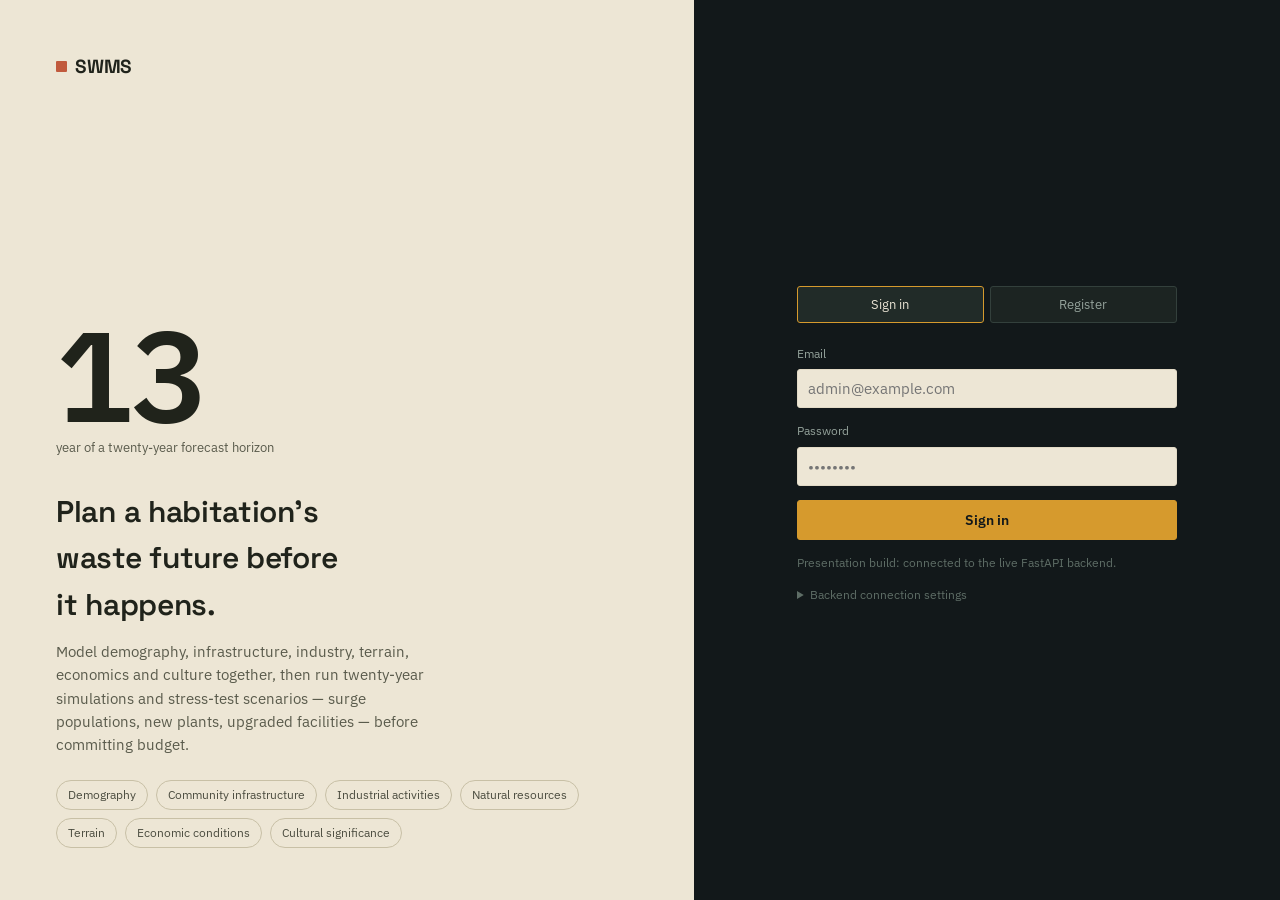
<file: SWMS-frontend/index.html>
<!doctype html>
<html lang="en">
<head>
<meta charset="UTF-8">
<meta name="viewport" content="width=device-width, initial-scale=1">
<title>SWMS — Smart Waste Management Simulator</title>
<link rel="icon" href="assets/favicon.svg" type="image/svg+xml">
<link rel="stylesheet" href="css/style.css">
<style>
  body{display:flex; min-height:100vh;}
  .auth-shell{display:flex; width:100%; min-height:100vh;}
  .auth-hero{
    flex:1.15; background:var(--paper); color:#20231B;
    padding:52px 56px; display:flex; flex-direction:column; justify-content:space-between;
    position:relative; overflow:hidden;
  }
  .auth-hero .brand{margin-bottom:auto;}
  .auth-hero .brand-name{color:#20231B; font-size:19px;}
  .auth-hero .brand-mark{background:var(--rust);}
  .ticker-block{margin:34px 0 30px;}
  .ticker{
    font-family:var(--font-mono); font-weight:600;
    font-size:clamp(64px,11vw,128px);
    line-height:.95; letter-spacing:-0.02em; color:#20231B;
  }
  .ticker-label{font-size:13px; color:#5A5B4C; margin-top:6px;}
  .auth-hero h1{font-size:clamp(22px,2.6vw,30px); max-width:16ch; color:#20231B;}
  .auth-hero p{color:#5A5B4C; max-width:44ch;}
  .cat-chips{display:flex; flex-wrap:wrap; gap:8px; margin-top:24px;}
  .cat-chips span{
    border:1px solid #C8C0A6; border-radius:20px; padding:5px 11px;
    font-size:11.5px; color:#4C4D40;
  }
  .auth-form-side{
    flex:1; display:flex; align-items:center; justify-content:center; padding:40px;
    background:var(--ink-950);
  }
  .auth-card{width:100%; max-width:380px;}
  .auth-tabs{display:flex; gap:6px; margin-bottom:22px;}
  .auth-tabs button{
    flex:1; padding:9px; border-radius:var(--radius); border:1px solid var(--line);
    background:var(--panel); color:var(--ash); cursor:pointer; font-size:13px;
  }
  .auth-tabs button.active{background:var(--panel-raised); color:var(--bone); border-color:var(--amber);}
  .auth-panel{display:none;}
  .auth-panel.active{display:block;}
  .adv{margin-top:6px;}
  .adv summary{color:var(--ash-dim); font-size:12px; cursor:pointer; margin-bottom:10px;}
  .divider{display:flex; align-items:center; gap:10px; margin:20px 0; color:var(--ash-dim); font-size:11.5px;}
  .divider::before,.divider::after{content:''; flex:1; height:1px; background:var(--line-soft);}
  @media (max-width:860px){
    .auth-shell{flex-direction:column;}
    .auth-hero{padding:36px 28px;}
  }
</style>
</head>
<body>

<div class="auth-shell">
  <section class="auth-hero">
    <div class="brand">
      <span class="brand-mark"></span>
      <span class="brand-name">SWMS</span>
    </div>

    <div class="ticker-block">
      <div class="ticker" id="ticker">01</div>
      <div class="ticker-label">year of a twenty-year forecast horizon</div>
    </div>

    <div>
      <h1>Plan a habitation's waste future before it happens.</h1>
      <p>Model demography, infrastructure, industry, terrain, economics and culture together, then run twenty-year simulations and stress-test scenarios — surge populations, new plants, upgraded facilities — before committing budget.</p>
      <div class="cat-chips" id="cat-chips"></div>
    </div>
  </section>

  <section class="auth-form-side">
    <div class="auth-card">
      <div class="auth-tabs">
        <button id="tab-login" class="active" type="button">Sign in</button>
        <button id="tab-register" type="button">Register</button>
      </div>

      <div class="auth-panel active" id="panel-login">
        <form id="form-login">
          <label for="li-email">Email</label>
          <input type="email" id="li-email" placeholder="admin@example.com" required>
          <label for="li-password">Password</label>
          <input type="password" id="li-password" placeholder="••••••••" required>
          <button class="btn btn-primary" style="width:100%; justify-content:center;" type="submit">Sign in</button>
        </form>
      </div>

      <div class="auth-panel" id="panel-register">
        <form id="form-register">
          <label for="re-email">Email</label>
          <input type="email" id="re-email" placeholder="admin@example.com" required>
          <label for="re-password">Password</label>
          <input type="password" id="re-password" placeholder="At least 8 characters" required minlength="8">
          <label for="re-role">Role</label>
          <select id="re-role">
            <option value="MUNICIPAL_ADMIN">Municipal admin</option>
            <option value="PLANNER">Planner</option>
            <option value="ENV_AUTHORITY">Environmental authority</option>
            <option value="RESEARCHER">Researcher</option>
          </select>
          <button class="btn btn-primary" style="width:100%; justify-content:center;" type="submit">Create account</button>
        </form>
      </div>

      <p class="helper" style="margin-top:14px;">Presentation build: connected to the live FastAPI backend.</p>

      <details class="adv">
        <summary>Backend connection settings</summary>
        <label for="api-base">API base URL</label>
        <input type="text" id="api-base" placeholder="http://localhost:8000/api/v1">
        <button class="btn btn-sm btn-ghost" id="save-base" type="button">Save</button>
      </details>
    </div>
  </section>
</div>

<script src="js/api.js"></script>
<script src="js/auth.js"></script>
</body>
</html>
</file>
<file: SWMS-frontend/css/style.css>
/* ==========================================================================
   SWMS — Smart Waste Management Simulator
   Design tokens: ink control-room base, blueprint/survey structural motifs
   ========================================================================== */

@import url('https://fonts.googleapis.com/css2?family=Space+Grotesk:wght@500;600;700&family=IBM+Plex+Sans:wght@400;500;600&family=IBM+Plex+Mono:wght@400;500;600&display=swap');

:root{
  --ink-950:#12181A;
  --ink-900:#181F21;
  --panel:#1C2422;
  --panel-raised:#212B28;
  --line:#33403C;
  --line-soft:#26312D;
  --paper:#EDE6D5;
  --paper-dim:#E2DAC6;
  --amber:#D69A2D;
  --amber-dim:#8C6A24;
  --teal:#4F8F76;
  --teal-dim:#38614F;
  --rust:#C15A3D;
  --bone:#E7E1D2;
  --ash:#93A19A;
  --ash-dim:#5E6D66;

  --font-display:'Space Grotesk', 'IBM Plex Sans', sans-serif;
  --font-body:'IBM Plex Sans', sans-serif;
  --font-mono:'IBM Plex Mono', monospace;

  --radius:3px;
}

*,*::before,*::after{box-sizing:border-box;}
html{scroll-behavior:smooth;}
body{
  margin:0;
  background:var(--ink-950);
  color:var(--bone);
  font-family:var(--font-body);
  font-size:15px;
  line-height:1.55;
  -webkit-font-smoothing:antialiased;
}
h1,h2,h3,h4{
  font-family:var(--font-display);
  font-weight:600;
  margin:0 0 .4em;
  letter-spacing:-0.01em;
  color:var(--bone);
}
p{margin:0 0 1em; max-width:62ch; color:var(--ash);}
a{color:var(--amber);}
button, input, select, textarea{font-family:inherit; font-size:inherit;}
::selection{background:var(--amber); color:var(--ink-950);}

@media (prefers-reduced-motion: reduce){
  *{animation-duration:.001ms !important; transition-duration:.001ms !important;}
}

/* ---------- structural device: corner-tick frame ---------- */
.tick-frame{
  position:relative;
  border:1px solid var(--line);
  border-radius:var(--radius);
  background:var(--panel);
}
.tick-frame::before,.tick-frame::after{
  content:'';
  position:absolute;
  width:9px; height:9px;
  border-top:1px solid var(--amber);
  border-left:1px solid var(--amber);
  top:-1px; left:-1px;
}
.tick-frame::after{
  top:auto; left:auto; bottom:-1px; right:-1px;
  border-top:none; border-left:none;
  border-bottom:1px solid var(--amber);
  border-right:1px solid var(--amber);
}

/* ---------- layout shell ---------- */
.app-shell{display:flex; min-height:100vh;}

.sidebar{
  width:220px;
  flex-shrink:0;
  background:var(--ink-900);
  border-right:1px solid var(--line-soft);
  padding:22px 18px;
  display:flex;
  flex-direction:column;
  gap:28px;
  position:sticky;
  top:0;
  height:100vh;
}
.brand{
  display:flex;
  align-items:baseline;
  gap:8px;
}
.brand-mark{
  width:11px;height:11px;
  background:var(--amber);
  border-radius:1px;
  flex-shrink:0;
  transform:translateY(-1px);
}
.brand-name{
  font-family:var(--font-display);
  font-weight:700;
  font-size:17px;
  letter-spacing:-0.01em;
}
.brand-sub{
  font-size:11.5px;
  color:var(--ash-dim);
  margin-top:2px;
  line-height:1.4;
}

.sidenav{display:flex; flex-direction:column; gap:2px;}
.sidenav a{
  display:flex;
  align-items:center;
  gap:10px;
  padding:9px 10px;
  border-radius:var(--radius);
  color:var(--ash);
  text-decoration:none;
  font-size:13.5px;
  border:1px solid transparent;
}
.sidenav a .num{
  font-family:var(--font-mono);
  font-size:11px;
  color:var(--ash-dim);
  width:16px;
}
.sidenav a:hover{background:var(--panel); color:var(--bone);}
.sidenav a.active{
  background:var(--panel-raised);
  color:var(--bone);
  border-color:var(--line);
}
.sidenav a.active .num{color:var(--amber);}

.sidebar-foot{margin-top:auto; display:flex; flex-direction:column; gap:10px;}
.habitation-chip{
  border:1px solid var(--line);
  border-radius:var(--radius);
  padding:9px 10px;
  font-size:12px;
}
.habitation-chip .label{color:var(--ash-dim); font-size:10.5px;}
.habitation-chip .name{color:var(--bone); font-weight:600; margin-top:2px;}
.demo-badge{
  font-size:11px;
  color:var(--amber);
  border:1px solid var(--amber-dim);
  border-radius:var(--radius);
  padding:6px 9px;
  display:none;
}
.demo-badge.show{display:block;}

.main{flex:1; padding:34px 40px 60px; max-width:1180px;}

.page-head{margin-bottom:26px;}
.page-head h1{font-size:26px;}
.page-head .sub{color:var(--ash); max-width:70ch; margin:0;}

/* ---------- buttons ---------- */
.btn{
  display:inline-flex;
  align-items:center;
  gap:8px;
  padding:10px 16px;
  border-radius:var(--radius);
  border:1px solid var(--line);
  background:var(--panel-raised);
  color:var(--bone);
  cursor:pointer;
  font-weight:500;
  font-size:13.5px;
  transition:border-color .15s ease, transform .1s ease;
}
.btn:hover{border-color:var(--ash-dim);}
.btn:active{transform:translateY(1px);}
.btn-primary{
  background:var(--amber);
  border-color:var(--amber);
  color:var(--ink-950);
  font-weight:600;
}
.btn-primary:hover{background:#E3A83C; border-color:#E3A83C;}
.btn-ghost{background:transparent;}
.btn-sm{padding:7px 12px; font-size:12.5px;}
.btn[disabled]{opacity:.5; cursor:not-allowed;}

/* ---------- forms ---------- */
label{
  display:block;
  font-size:12px;
  color:var(--ash);
  margin-bottom:6px;
}
input[type=text],input[type=email],input[type=password],input[type=number],
select, textarea{
  width:100%;
  background:var(--paper);
  color:#20231B;
  border:1px solid var(--paper-dim);
  border-radius:var(--radius);
  padding:9px 10px;
  margin-bottom:14px;
}
input:focus, select:focus, textarea:focus{
  outline:2px solid var(--amber);
  outline-offset:1px;
}
.field-row{display:flex; gap:12px;}
.field-row > *{flex:1;}
.helper{font-size:11.5px; color:var(--ash-dim); margin-top:-10px; margin-bottom:14px;}

/* ---------- cards / panels ---------- */
.panel{
  background:var(--panel);
  border:1px solid var(--line);
  border-radius:var(--radius);
  padding:20px;
}
.grid-2{display:grid; grid-template-columns:1.1fr .9fr; gap:20px;}
.grid-3{display:grid; grid-template-columns:repeat(3,1fr); gap:16px;}
@media (max-width:900px){.grid-2,.grid-3{grid-template-columns:1fr;}}

/* ---------- stat readouts ---------- */
.stat-row{display:flex; gap:14px; flex-wrap:wrap; margin-bottom:24px;}
.stat{
  flex:1; min-width:150px;
  border:1px solid var(--line);
  border-radius:var(--radius);
  padding:14px 16px;
  background:var(--panel);
}
.stat .label{font-size:11px; color:var(--ash-dim); margin-bottom:6px;}
.stat .value{font-family:var(--font-mono); font-size:22px; color:var(--bone); font-weight:600;}
.stat .value.amber{color:var(--amber);}
.stat .value.teal{color:var(--teal);}
.stat .value.rust{color:var(--rust);}
.stat .delta{font-family:var(--font-mono); font-size:11px; margin-top:4px; color:var(--ash);}

/* ---------- category tabs (numbered 01-07) ---------- */
.cat-tabs{display:flex; gap:6px; flex-wrap:wrap; margin-bottom:20px; border-bottom:1px solid var(--line-soft); padding-bottom:14px;}
.cat-tab{
  display:flex; align-items:center; gap:8px;
  padding:8px 12px;
  border:1px solid var(--line);
  border-radius:var(--radius);
  background:var(--panel);
  color:var(--ash);
  cursor:pointer;
  font-size:12.5px;
}
.cat-tab .num{font-family:var(--font-mono); color:var(--ash-dim); font-size:11px;}
.cat-tab.active{border-color:var(--amber); color:var(--bone); background:var(--panel-raised);}
.cat-tab.active .num{color:var(--amber);}
.cat-tab.done::after{
  content:''; width:6px; height:6px; border-radius:50%; background:var(--teal); margin-left:2px;
}

.kv-row{display:flex; gap:8px; margin-bottom:8px; align-items:center;}
.kv-row input{margin-bottom:0;}
.kv-row .rm{
  border:1px solid var(--line); background:transparent; color:var(--ash);
  border-radius:var(--radius); width:32px; height:32px; cursor:pointer; flex-shrink:0;
}
.kv-row .rm:hover{border-color:var(--rust); color:var(--rust);}

/* ---------- checklist (dashboard) ---------- */
.check-list{display:flex; flex-direction:column; gap:0;}
.check-item{
  display:flex; align-items:center; gap:12px;
  padding:11px 4px;
  border-bottom:1px solid var(--line-soft);
  text-decoration:none;
  color:var(--bone);
}
.check-item:last-child{border-bottom:none;}
.check-item .num{font-family:var(--font-mono); color:var(--ash-dim); font-size:12px; width:20px;}
.check-item .dot{width:8px; height:8px; border-radius:50%; border:1px solid var(--ash-dim); flex-shrink:0;}
.check-item.filled .dot{background:var(--teal); border-color:var(--teal);}
.check-item .name{flex:1; font-size:13.5px;}
.check-item .go{color:var(--ash-dim); font-size:12px;}

/* ---------- toast ---------- */
#toast-stack{position:fixed; bottom:20px; right:20px; display:flex; flex-direction:column; gap:8px; z-index:999;}
.toast{
  background:var(--panel-raised);
  border:1px solid var(--line);
  border-left:3px solid var(--teal);
  border-radius:var(--radius);
  padding:11px 14px;
  font-size:13px;
  max-width:320px;
  box-shadow:0 6px 24px rgba(0,0,0,.35);
  animation:toast-in .18s ease-out;
}
.toast.error{border-left-color:var(--rust);}
@keyframes toast-in{from{opacity:0; transform:translateY(6px);} to{opacity:1; transform:none;}}

/* ---------- misc ---------- */
.hr-soft{border:none; border-top:1px solid var(--line-soft); margin:22px 0;}
.pill{
  display:inline-flex; align-items:center; gap:6px;
  border:1px solid var(--line); border-radius:20px;
  padding:4px 10px; font-size:11.5px; color:var(--ash);
}
.pill .dot{width:6px;height:6px;border-radius:50%; background:var(--ash-dim);}
.mono{font-family:var(--font-mono);}
.muted{color:var(--ash-dim);}
.map-box{height:220px; border-radius:var(--radius); overflow:hidden; border:1px solid var(--line);}
table.data-table{width:100%; border-collapse:collapse; font-size:13px;}
table.data-table th,table.data-table td{
  padding:8px 10px; text-align:right; border-bottom:1px solid var(--line-soft);
  font-family:var(--font-mono); font-size:12.5px;
}
table.data-table th:first-child,table.data-table td:first-child{text-align:left; font-family:var(--font-body);}
table.data-table th{color:var(--ash-dim); font-weight:500; font-size:11px;}

.empty-state{
  border:1px dashed var(--line);
  border-radius:var(--radius);
  padding:32px 20px;
  text-align:center;
  color:var(--ash);
}
.empty-state h3{color:var(--bone); font-size:16px;}

@media (max-width:760px){
  .app-shell{flex-direction:column;}
  .sidebar{
    width:100%; height:auto; position:static; flex-direction:row;
    align-items:center; overflow-x:auto; padding:14px 16px;
  }
  .sidebar-foot,.brand-sub{display:none;}
  .sidenav{flex-direction:row;}
  .main{padding:22px;}
}
</file>
